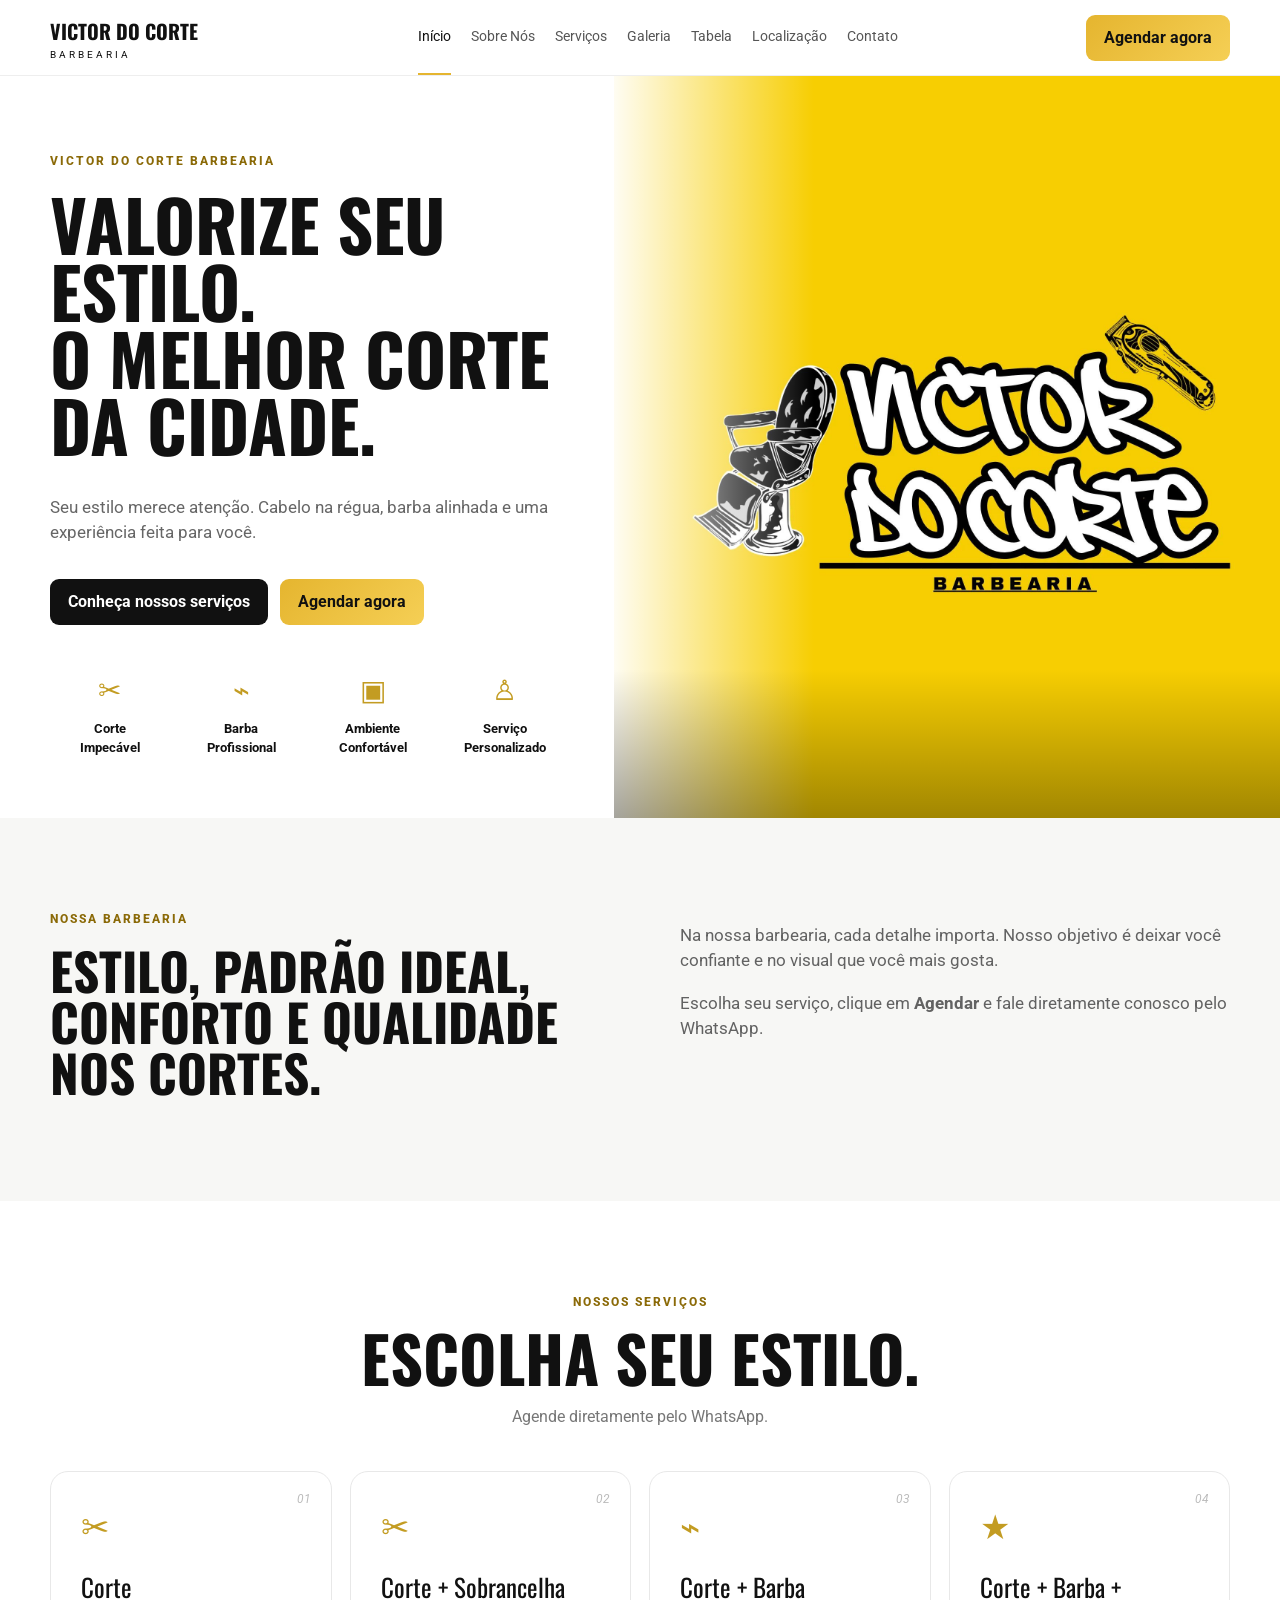
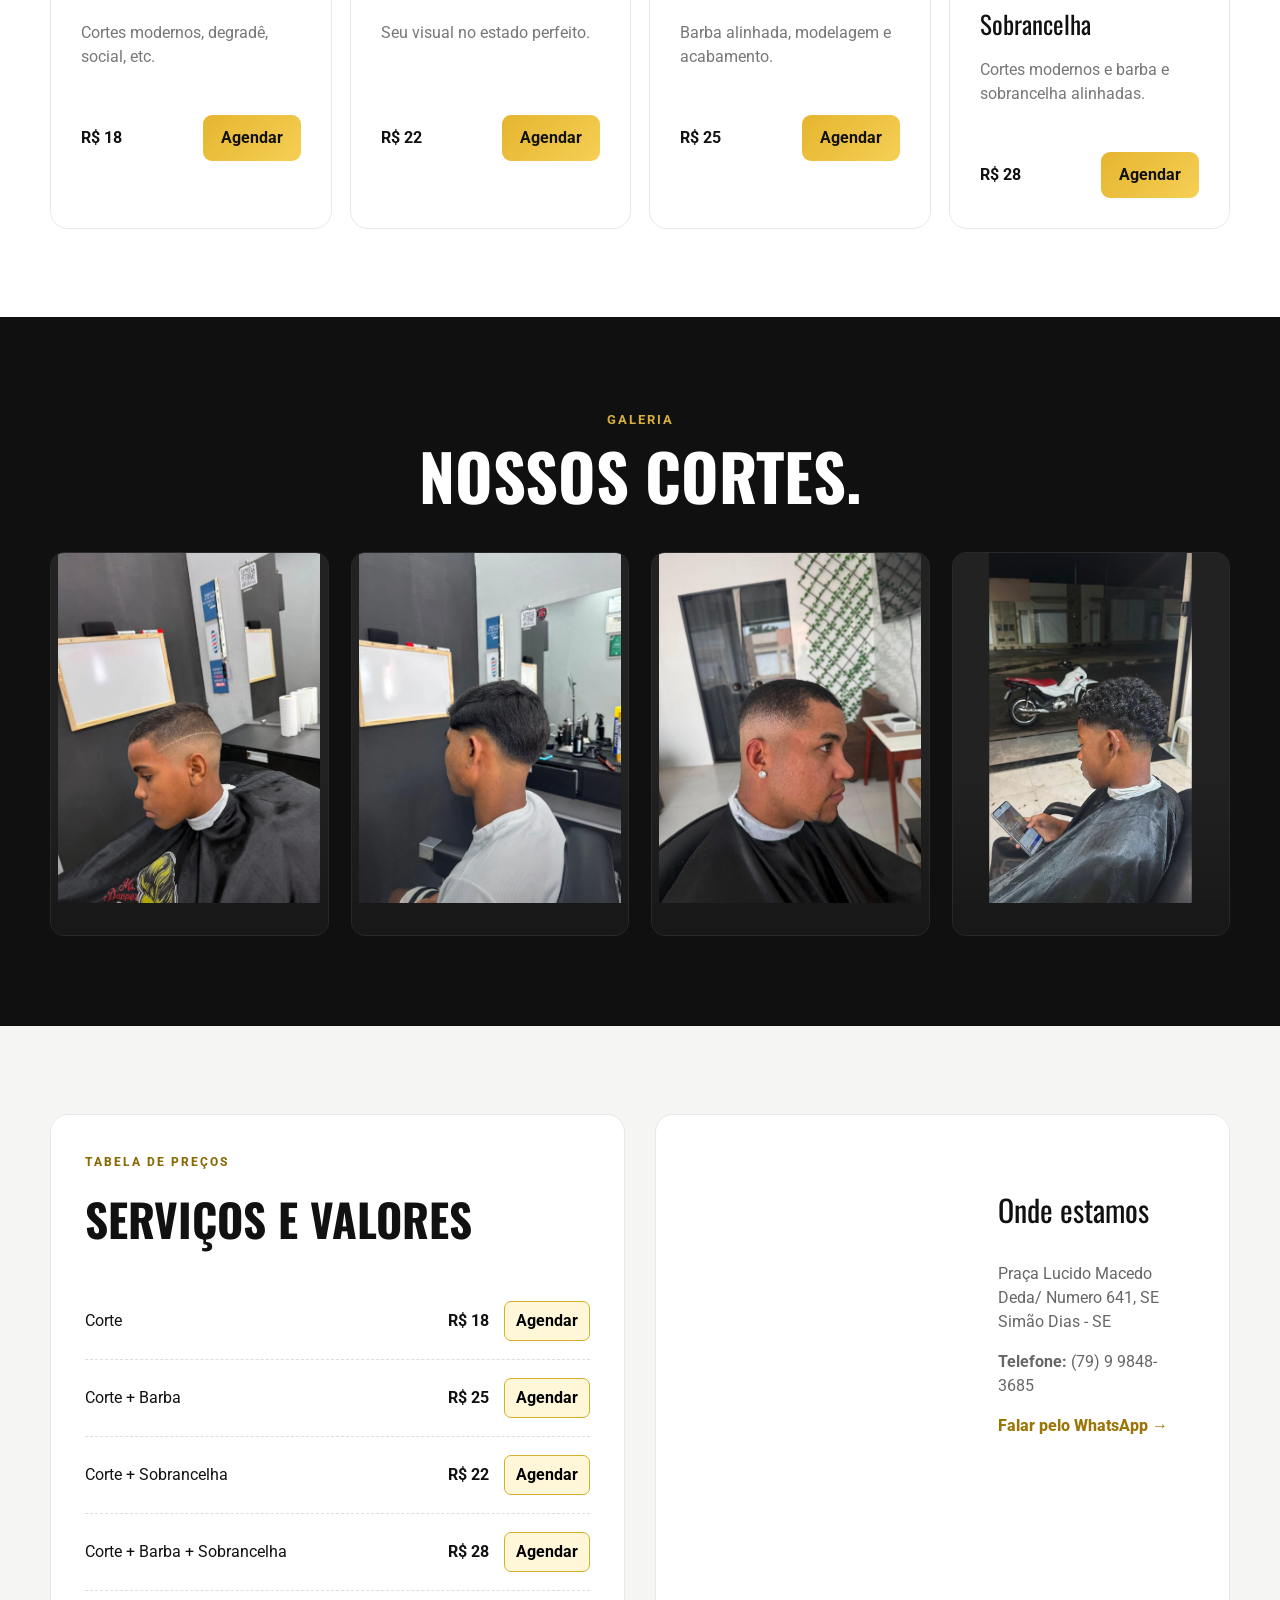
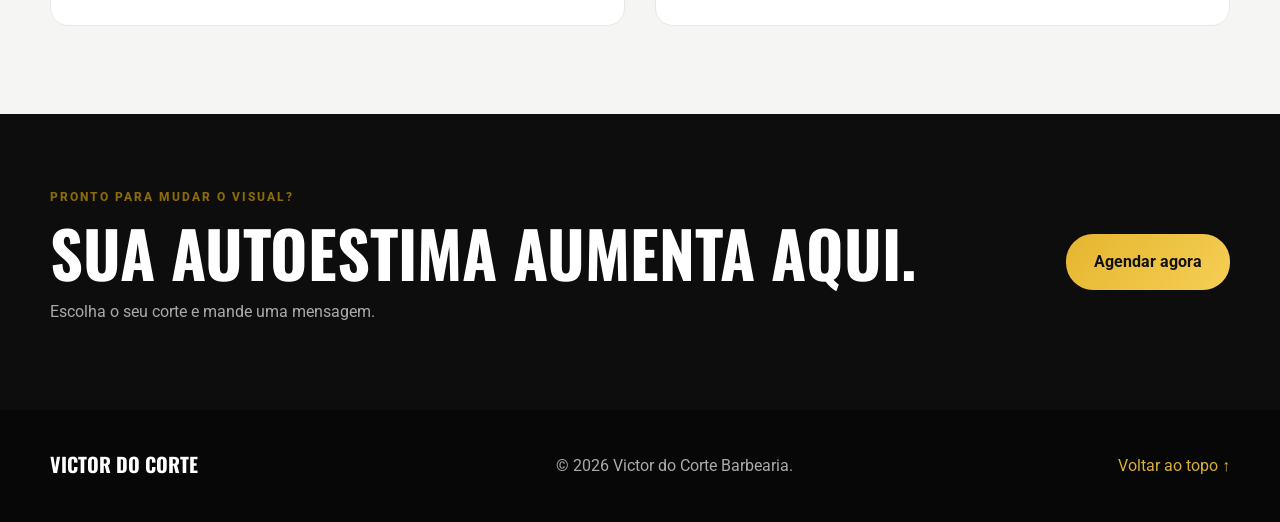
<file: index.html>
<!doctype html>
<html lang="pt-BR">
  <head>
    <meta charset="UTF-8" />
    <meta name="viewport" content="width=device-width,initial-scale=1" />
    <meta
      name="description"
      content="Victor do Corte Barbearia cortes, barba e atendimento personalizado."
    />
    <title>Victor do Corte | Barbearia</title>
    <link rel="preconnect" href="https://fonts.googleapis.com" />
    <link rel="preconnect" href="https://fonts.gstatic.com" crossorigin />
    <link
      href="https://fonts.googleapis.com/css2?family=Oswald:wght@400;500;600;700&family=Roboto:wght@400;500;700&display=swap"
      rel="stylesheet"
    />
    <link rel="icon" href="assets/hero.jpg" type="image/JPG" />
    <link rel="stylesheet" href="style.css" />
  </head>
  <body>
    <header class="header">
      <div class="container nav">
        <a class="logo" href="#inicio"
          ><b>VICTOR DO CORTE</b><small>BARBEARIA</small></a
        >
        <button
          class="menu-toggle"
          id="menuToggle"
          aria-label="Abrir menu"
          aria-expanded="false"
        >
          ☰
        </button>
        <nav class="menu" id="menu">
          <a href="#inicio">Início</a><a href="#sobre">Sobre Nós</a
          ><a href="#servicos">Serviços</a><a href="#galeria">Galeria</a
          ><a href="#tabela">Tabela</a><a href="#localizacao">Localização</a
          ><a href="#contato">Contato</a>
        </nav>
        <a
          class="btn gold desktop-wa"
          href="paginasecundaria/index.html"
          target="_blank"
          rel="next"
        >
          Agendar agora</a
        >
      </div>
    </header>

    <main>
      <section class="hero" id="inicio">
        <div class="hero-copy reveal">
          <span class="eyebrow">VICTOR DO CORTE BARBEARIA</span>
          <h1>VALORIZE SEU ESTILO.<br />O MELHOR CORTE<br />DA CIDADE.</h1>
          <p>
            Seu estilo merece atenção. Cabelo na régua, barba alinhada e uma
            experiência feita para você.
          </p>
          <div class="actions">
            <a class="btn dark" href="#servicos">Conheça nossos serviços</a
            ><a
              class="btn gold"
              href="paginasecundaria/index.html "
              target="_blank"
              rel="next"
              >Agendar agora</a
            >
          </div>
          <div class="features">
            <div>
              ✂<b>Corte<br />Impecável</b>
            </div>
            <div>
              ⌁<b>Barba<br />Profissional</b>
            </div>
            <div>
              ▣<b>Ambiente<br />Confortável</b>
            </div>
            <div>
              ♙<b>Serviço<br />Personalizado</b>
            </div>
          </div>
        </div>
        <div class="hero-image">
          <div class="image-placeholder" data-photo="hero.jpg">
            <img src="assets/hero.jpg" alt="foto principal" />
          </div>
        </div>
      </section>

      <section class="section intro" id="sobre">
        <div class="container intro-grid reveal">
          <div>
            <span class="label">NOSSA BARBEARIA</span>
            <h2>Estilo, padrão ideal, conforto e qualidade nos cortes.</h2>
          </div>
          <div>
            <p>
              Na nossa barbearia, cada detalhe importa. Nosso objetivo é deixar
              você confiante e no visual que você mais gosta.
            </p>
            <p>
              Escolha seu serviço, clique em <b>Agendar</b> e fale diretamente
              conosco pelo WhatsApp.
            </p>
          </div>
        </div>
      </section>

      <section class="section" id="servicos">
        <div class="container">
          <div class="heading reveal">
            <span class="label">NOSSOS SERVIÇOS</span>
            <h2>Escolha seu estilo.</h2>
            <p>Agende diretamente pelo WhatsApp.</p>
          </div>
          <div class="cards">
            <article class="card reveal">
              <i>01</i><span>✂</span>
              <h3>Corte</h3>
              <p>Cortes modernos, degradê, social, etc.</p>
              <div>
                <b>R$ 18</b
                ><button
                  class="btn gold service"
                  data-service="Corte"
                  data-price="R$ 18"
                >
                  Agendar
                </button>
              </div>
            </article>
            <article class="card reveal">
              <i>02</i><span>✂</span>
              <h3>Corte + Sobrancelha</h3>
              <p>Seu visual no estado perfeito.</p>
              <div>
                <b>R$ 22</b
                ><button
                  class="btn gold service"
                  data-service="Corte + Sobrancelha"
                  data-price="R$ 22"
                >
                  Agendar
                </button>
              </div>
            </article>
            <article class="card reveal">
              <i>03</i><span>⌁</span>
              <h3>Corte + Barba</h3>
              <p>Barba alinhada, modelagem e acabamento.</p>
              <div>
                <b>R$ 25</b
                ><button
                  class="btn gold service"
                  data-service="Barba + corte"
                  data-price="R$ 25"
                >
                  Agendar
                </button>
              </div>
            </article>
            <article class="card reveal">
              <i>04</i><span>★</span>
              <h3>Corte + Barba + Sobrancelha</h3>
              <p>Cortes modernos e barba e sobrancelha alinhadas.</p>
              <div>
                <b>R$ 28</b
                ><button
                  class="btn gold service"
                  data-service="Corte + Barba + Sobrancelha"
                  data-price="R$ 28"
                >
                  Agendar
                </button>
              </div>
            </article>
          </div>
        </div>
      </section>

      <section class="section gallery" id="galeria">
        <div class="container">
          <div class="heading reveal">
            <span class="label">GALERIA</span>
            <h2>Nossos cortes.</h2>
          </div>
          <div class="gallery-grid">
            <button
              class="gallery-item reveal"
              data-name=""
              data-photo="corte-1.jpg"
            >
              <div class="photo" data-photo="corte-1.jpg">
                <img src="assets/corte-1.jpg" alt="corte" />
              </div>
            </button>
            <button
              class="gallery-item reveal"
              data-name=""
              data-photo="corte-2.jpg"
            >
              <div class="photo" data-photo="corte-2.jpg">
                <img src="assets/corte-2.jpg" alt="corte" />
              </div>
            </button>
            <button
              class="gallery-item reveal"
              data-name=""
              data-photo="corte-3.jpg"
            >
              <div class="photo" data-photo="corte-3.jpg">
                <img src="assets/corte-3.jpg" alt="corte" />
              </div>
            </button>
            <button
              class="gallery-item reveal"
              data-name=""
              data-photo="corte-4.jpg"
            >
              <div class="photo" data-photo="corte-4.jpg">
                <img src="assets/corte-4.jpg" alt="corte" />
              </div>
            </button>
          </div>
        </div>
      </section>

      <section class="section pricing" id="tabela">
        <div class="container pricing-grid">
          <div class="price-list reveal">
            <span class="label">TABELA DE PREÇOS</span>
            <h2>Serviços e valores</h2>
            <div class="price">
              <span>Corte</span><b>R$ 18</b
              ><button
                class="mini service"
                data-service="Corte"
                data-price="R$ 18"
              >
                Agendar
              </button>
            </div>
            <div class="price">
              <span>Corte + Barba</span><b>R$ 25</b
              ><button
                class="mini service"
                data-service="Corte e Barba"
                data-price="R$ 25"
              >
                Agendar
              </button>
            </div>
            <div class="price">
              <span>Corte + Sobrancelha</span><b>R$ 22</b
              ><button
                class="mini service"
                data-service="Corte e Sobrancelha"
                data-price="R$ 22"
              >
                Agendar
              </button>
            </div>
            <div class="price">
              <span>Corte + Barba + Sobrancelha</span><b>R$ 28</b
              ><button
                class="mini service"
                data-service=" Corte + Barba + Sobrancelha"
                data-price="R$ 28"
              >
                Agendar
              </button>
            </div>
          </div>
          <div class="location reveal" id="localizacao">
            <div class="map">
              <small>
                <iframe
                  src="https://www.google.com/maps/embed?pb=!1m18!1m12!1m3!1d3919.8906906459542!2d-37.81126782591169!3d-10.74290728940381!2m3!1f0!2f0!3f0!3m2!1i1024!2i768!4f13.1!3m3!1m2!1s0x70fd829fe2295bb%3A0x4e19755a1a1fecc5!2zUHJhw6dhIEx1Y8OtbGEgTWFjw6lkbyBEw6lkYSwgNjQxLCBTaW3Do28gRGlhcyAtIFNFLCA0OTQ4MC0wMDA!5e0!3m2!1spt-BR!2sbr!4v1788114184415!5m2!1spt-BR!2sbr"
                  width="300"
                  height="450"
                  style="border: 0"
                  allowfullscreen=""
                  loading="lazy"
                  referrerpolicy="strict-origin-when-cross-origin"
                ></iframe>
              </small>
            </div>
            <div>
              <h3>Onde estamos</h3>
              <p>
                Praça Lucido Macedo Deda/ Numero 641, SE<br />Simão Dias - SE
              </p>
              <p><b>Telefone:</b> (79) 9 9848-3685</p>
              <a
                href="#"
                data-whatsapp="Olá! Gostaria de saber a localização da Barbearia."
                >Falar pelo WhatsApp →</a
              >
            </div>
          </div>
        </div>
      </section>

      <section class="cta" id="contato">
        <div class="container cta-inner reveal">
          <div>
            <span class="label">PRONTO PARA MUDAR O VISUAL?</span>
            <h2>Sua autoestima aumenta aqui.</h2>
            <p>Escolha o seu corte e mande uma mensagem.</p>
          </div>
          <a
            class="btn gold large"
            href="paginasecundaria/index.html"
            target="_blank"
            rel="next"
            >Agendar agora</a
          >
        </div>
      </section>
    </main>
    <footer>
      <div class="container footer">
        <div class="logo"><b>VICTOR DO CORTE</b><small></small></div>
        <p>© <span id="year"></span> Victor do Corte Barbearia.</p>
        <a href="#inicio">Voltar ao topo ↑</a>
      </div>
    </footer>
    <div class="modal" id="modal">
      <div class="backdrop"></div>
      <div class="modal-box">
        <button id="close">×</button>
        <div id="modalPhoto"></div>
        <h3 id="modalTitle"></h3>
      </div>
    </div>
    <script src="script.js"></script>
  </body>
</html>
</file>
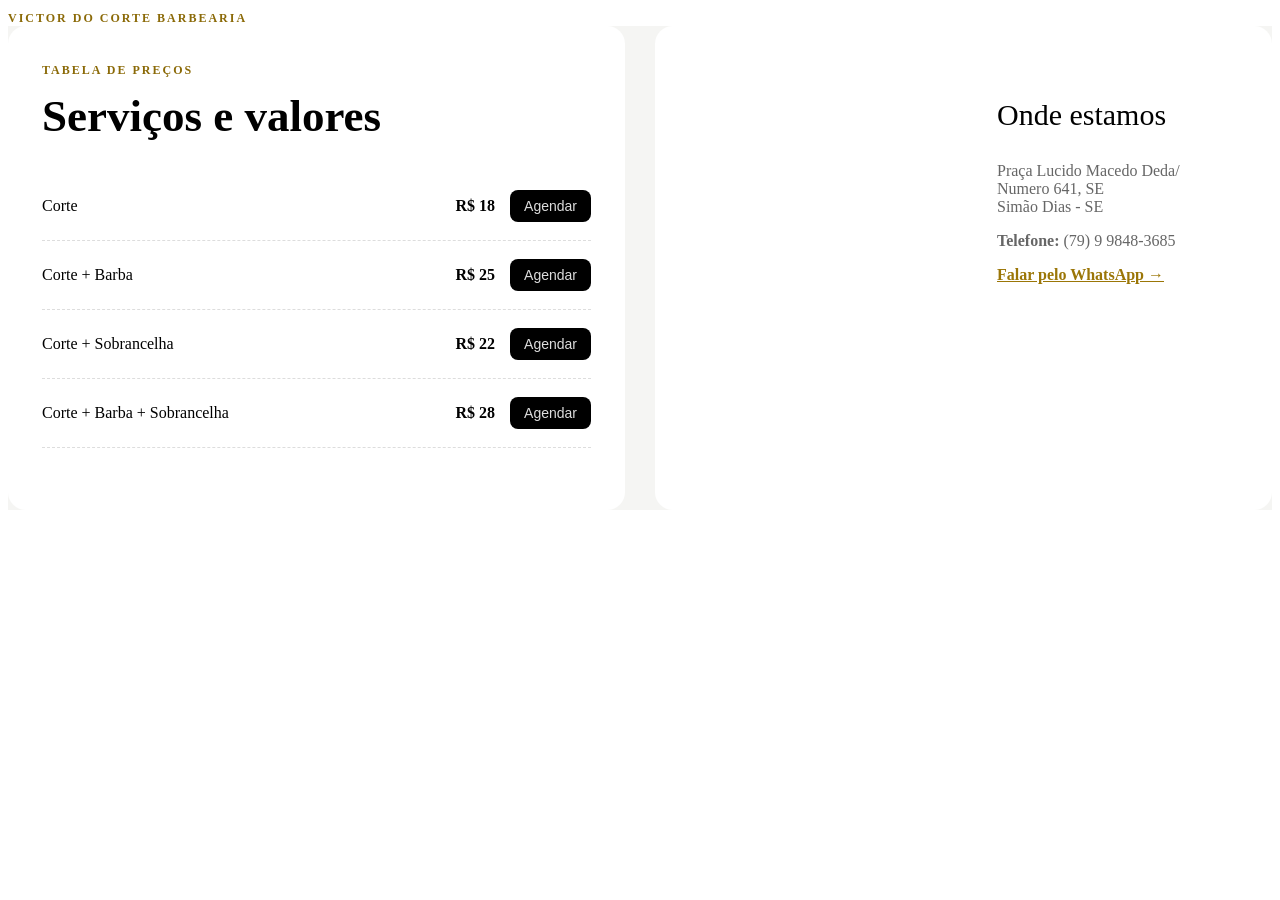
<file: paginasecundaria/index.html>
<!doctype html>
<html lang="pt-br">
  <head>
    <meta charset="UTF-8" />
    <meta name="viewport" content="width=device-width, initial-scale=1.0" />

    <title>Agendamento</title>
  </head>
  <body>
    <section class="hero" id="inicio">
      <div class="hero-copy reveal">
        <span class="eyebrow">VICTOR DO CORTE BARBEARIA</span>
      </div>
    </section>
    <section class="section pricing" id="tabela">
      <div class="container pricing-grid">
        <div class="price-list reveal">
          <span class="label">TABELA DE PREÇOS</span>
          <h2>Serviços e valores</h2>
          <div class="price">
            <span>Corte</span><b>R$ 18</b
            ><button
              class="mini service"
              data-service="Corte"
              data-price="R$ 18"
            >
              Agendar
            </button>
          </div>
          <div class="price">
            <span>Corte + Barba</span><b>R$ 25</b
            ><button
              class="mini service"
              data-service="Corte e Barba"
              data-price="R$ 25"
            >
              Agendar
            </button>
          </div>
          <div class="price">
            <span>Corte + Sobrancelha</span><b>R$ 22</b
            ><button
              class="mini service"
              data-service="Corte e Sobrancelha"
              data-price="R$ 22"
            >
              Agendar
            </button>
          </div>
          <div class="price">
            <span>Corte + Barba + Sobrancelha</span><b>R$ 28</b
            ><button
              class="mini service"
              data-service=" Corte + Barba + Sobrancelha"
              data-price="R$ 28"
            >
              Agendar
            </button>
          </div>
        </div>
        <div class="location reveal" id="localizacao">
          <div class="map">
            <small>
              <iframe
                src="https://www.google.com/maps/embed?pb=!1m18!1m12!1m3!1d3919.8906906459542!2d-37.81126782591169!3d-10.74290728940381!2m3!1f0!2f0!3f0!3m2!1i1024!2i768!4f13.1!3m3!1m2!1s0x70fd829fe2295bb%3A0x4e19755a1a1fecc5!2zUHJhw6dhIEx1Y8OtbGEgTWFjw6lkbyBEw6lkYSwgNjQxLCBTaW3Do28gRGlhcyAtIFNFLCA0OTQ4MC0wMDA!5e0!3m2!1spt-BR!2sbr!4v1788114184415!5m2!1spt-BR!2sbr"
                width="300"
                height="450"
                style="border: 0"
                allowfullscreen=""
                loading="lazy"
                referrerpolicy="strict-origin-when-cross-origin"
              ></iframe>
            </small>
          </div>
          <div>
            <h3>Onde estamos</h3>
            <p>Praça Lucido Macedo Deda/ Numero 641, SE<br />Simão Dias - SE</p>
            <p><b>Telefone:</b> (79) 9 9848-3685</p>
            <a
              href="#"
              data-whatsapp="Olá! Gostaria de saber a localização da Barbearia."
              >Falar pelo WhatsApp →</a
            >
          </div>
        </div>
      </div>
    </section>

    <style>
      button {
        background-color: black;
        color: #ddd;
        cursor: pointer;
        border: none;
        border-radius: 8px;
        padding: 8px 14px;
        font-size: 14px;
      }
      .pricing {
        background: #f5f5f3;
      }
      .pricing-grid {
        display: grid;
        grid-template-columns: 1fr 1fr;
        gap: 30px;
      }
      .price-list,
      .location {
        background: #fff;
        border: 1px solid var(--line);
        border-radius: 18px;
        padding: 34px;
      }
      .price-list h2 {
        font-size: 45px;
        margin: 12px 0 30px;
      }
      .price {
        display: grid;
        grid-template-columns: 1fr auto auto;
        gap: 15px;
        align-items: center;
        padding: 18px 0;
        border-bottom: 1px dashed #ddd;
      }

      .location {
        display: grid;
        grid-template-columns: 1fr 1fr;
        padding: 12px;
      }
      .map {
        min-height: 380px;
        border-radius: 13px;
        font: 40px Oswald;
        align-content: center;
      }
      .location > div:last-child {
        padding: 30px;
      }
      .location h3 {
        font: 30px Oswald;
      }
      .location p {
        color: #666;
      }
      .location a {
        color: #9b7607;
        font-weight: 800;
      }
      .eyebrow,
      .label {
        font-size: 12px;
        font-weight: 800;
        letter-spacing: 2px;
        color: #8b6a08;
      }

      /* ===== RESPONSIVO MOBILE ===== */
      @media (max-width: 768px) {
        .pricing-grid {
          grid-template-columns: 1fr;
          gap: 20px;
        }
        .price-list,
        .location {
          padding: 22px;
          border-radius: 14px;
        }
        .price-list h2 {
          font-size: 30px;
          margin: 10px 0 20px;
        }
        .map iframe {
          width: 100%;
          height: 260px;
        }
        .location {
          grid-template-columns: 1fr;
        }
        .map {
          min-height: 280px;
        }
      }

      @media (max-width: 480px) {
        .price {
          grid-template-columns: 1fr;
          gap: 8px;
          text-align: left;
        }
        .price b {
          font-size: 18px;
        }
        button {
          width: 100%;
          padding: 10px 0;
          font-size: 15px;
        }
        .price-list h2 {
          font-size: 24px;
        }
        .price-list,
        .location {
          padding: 23px;
        }
      }
    </style>

    <script src="agendamento.js"></script>
  </body>
</html>
</file>
<file: style.css>
:root {
  --black: #0b0b0b;
  --dark: #151515;
  --gold: #e5b52f;
  --gold2: #f5cf55;
  --gray: #777;
  --line: #e8e8e8;
  --soft: #f7f7f5;
  --container: 1180px;
}
* {
  box-sizing: border-box;
}
html {
  scroll-behavior: smooth;
}
body {
  margin: 0;
  color: #111;
  font-family: Roboto, Arial, sans-serif;
  line-height: 1.5;
}
a {
  text-decoration: none;
  color: inherit;
}
button {
  font: inherit;
  cursor: pointer;
}

.container {
  width: min(var(--container), calc(100% - 40px));
  margin: auto;
}
.header {
  position: sticky;
  top: 0;
  z-index: 20;
  background: #fff;
  border-bottom: 1px solid #eee;
}
.nav {
  min-height: 72px;
  display: flex;
  align-items: center;
  gap: 28px;
}
.logo {
  display: flex;
  flex-direction: column;
  line-height: 1;
  min-width: 180px;
}
.logo b {
  font: 700 20px Oswald;
}
.logo small {
  font-size: 10px;
  letter-spacing: 3px;
  margin-top: 4px;
}
.menu {
  display: flex;
  justify-content: center;
  gap: 20px;
  flex: 1;
}
.menu a {
  font-size: 14px;
  color: #555;
  padding: 26px 0;
  border-bottom: 2px solid transparent;
}
.menu a:hover,
.menu a.active {
  color: #111;
  border-color: var(--gold);
}
.menu-toggle {
  display: none;
  border: 0;
  background: none;
  font-size: 26px;
}
.btn {
  min-height: 46px;
  border: 0;
  border-radius: 9px;
  padding: 0 18px;
  display: inline-flex;
  align-items: center;
  justify-content: center;
  font-weight: 700;
  transition: 0.2s;
}
.btn:hover {
  transform: translateY(-2px);
  box-shadow: 0 10px 22px #0002;
}
.gold {
  background: linear-gradient(135deg, var(--gold), var(--gold2));
  color: #111;
}
.dark {
  background: #111;
  color: #fff;
}
.hero {
  display: grid;
  grid-template-columns: 48% 52%;
  min-height: 650px;
}
.hero-copy {
  padding: 76px max(24px, calc((100vw - var(--container)) / 2)) 60px
    max(24px, calc((100vw - var(--container)) / 2));
  display: flex;
  flex-direction: column;
  justify-content: center;
}
.hero h1,
.heading h2,
.intro h2,
.price-list h2,
.cta h2 {
  font-family: Oswald;
  text-transform: uppercase;
}
.hero h1 {
  font-size: clamp(48px, 5.5vw, 82px);
  line-height: 0.95;
  margin: 20px 0;
}
.hero p {
  max-width: 590px;
  color: #666;
  font-size: 17px;
}
.eyebrow,
.label {
  font-size: 12px;
  font-weight: 800;
  letter-spacing: 2px;
  color: #8b6a08;
}
.actions {
  display: flex;
  gap: 12px;
  flex-wrap: wrap;
  margin-top: 16px;
}
.features {
  display: grid;
  grid-template-columns: repeat(4, 1fr);
  gap: 12px;
  margin-top: 45px;
  text-align: center;
}
.features div {
  font-size: 28px;
  color: #c39c22;
}
.features b {
  display: block;
  color: #111;
  font-size: 13px;
  margin-top: 7px;
}

.hero-image {
  position: relative;
  width: 100%;
  min-height: 650px;
  overflow: hidden;
  background: #111;
}

.image-placeholder {
  position: relative;

  width: 100%;
  height: 100%;
  min-height: 650px;

  display: flex;
  align-items: center;
  justify-content: center;

  overflow: hidden;

  background: #111;
}

.image-placeholder img {
  width: 100%;
  height: 100%;
  object-fit: cover;

  object-position: center center;

  display: block;

  filter: none;

  transition: transform 0.7s ease;
}

.hero-image:hover .image-placeholder img {
  transform: scale(1.025);
}

.hero-image::before {
  content: "";

  position: absolute;

  z-index: 2;

  left: 0;
  top: 0;
  bottom: 0;

  width: 30%;

  background: linear-gradient(
    to right,
    rgba(255, 255, 255, 0.95),
    rgba(255, 255, 255, 0)
  );

  pointer-events: none;
}

.hero-image::after {
  content: "";

  position: absolute;

  z-index: 2;

  left: 0;
  right: 0;
  bottom: 0;

  height: 20%;

  background: linear-gradient(to top, rgba(0, 0, 0, 0.35), transparent);

  pointer-events: none;
}
.section {
  padding: 88px 0;
}
.intro {
  background: var(--soft);
}
.intro-grid {
  display: grid;
  grid-template-columns: 1fr 1fr;
  gap: 80px;
}
.intro h2 {
  font-size: clamp(36px, 4vw, 60px);
  line-height: 1;
  margin: 15px 0;
}
.intro p {
  color: #626262;
  font-size: 17px;
}
.heading {
  text-align: center;
  margin-bottom: 42px;
}
.heading h2 {
  font-size: clamp(38px, 5vw, 64px);
  line-height: 1;
  margin: 12px 0;
}
.heading p {
  color: #777;
}
.cards {
  display: grid;
  grid-template-columns: repeat(4, 1fr);
  gap: 18px;
}
.card {
  position: relative;
  padding: 30px;
  border: 1px solid var(--line);
  border-radius: 18px;
  background: #fff;
  transition: 0.25s;
}
.card:hover {
  transform: translateY(-7px);
  box-shadow: 0 18px 45px #0002;
  border-color: #e5c866;
}
.card i {
  position: absolute;
  right: 20px;
  top: 18px;
  color: #bbb;
  font-size: 12px;
}
.card > span {
  font-size: 34px;
  color: #c39c22;
}
.card h3 {
  font: 25px Oswald;
  margin: 15px 0 8px;
}
.card p {
  color: #777;
  min-height: 70px;
}
.card > div {
  display: flex;
  justify-content: space-between;
  align-items: center;
  gap: 10px;
  margin-top: 24px;
}
/* ================================
   GALERIA DE CORTES
================================ */

.gallery {
  background: #101010;
  color: #ffffff;
  padding: 90px 0;
}

.gallery .heading {
  text-align: center;
  margin-bottom: 45px;
}

.gallery .label {
  color: #d8b039;
  font-size: 13px;
  font-weight: 700;
  letter-spacing: 2px;
}

.gallery .heading h2 {
  color: #ffffff;
  font-size: clamp(38px, 5vw, 64px);
  margin: 12px 0;
}

/* GRID */

.gallery-grid {
  display: grid;
  grid-template-columns: repeat(4, 1fr);
  gap: 22px;
}

/* CARD */

.gallery-item {
  position: relative;

  width: 100%;
  padding: 0;

  border: 1px solid #292929;
  border-radius: 14px;

  overflow: hidden;

  background: #181818;

  cursor: pointer;

  text-align: left;

  transition:
    transform 0.3s ease,
    border-color 0.3s ease,
    box-shadow 0.3s ease;
}

/* EFEITO AO PASSAR O MOUSE */

.gallery-item:hover {
  transform: translateY(-8px);

  border-color: #d8b039;

  box-shadow: 0 15px 35px rgba(0, 0, 0, 0.45);
}

/* ÁREA DA FOTO */

.gallery-item .photo {
  position: relative;

  width: 100%;

  height: 350px;

  overflow: hidden;

  background: #222;

  display: flex;
  align-items: center;
  justify-content: center;
}

/* IMAGEM */

.gallery-item .photo img {
  width: 100%;
  height: 100%;

  /*
      contain mantém a imagem inteira.
      Assim o corte não será cortado.
    */
  object-fit: contain;

  /*
      Evita deformação da imagem.
    */
  object-position: center;

  display: block;

  background: #222;

  transition:
    transform 0.5s ease,
    filter 0.5s ease;
}

/* ZOOM SUAVE */

.gallery-item:hover .photo img {
  transform: scale(1.05);
}

/* SOMBRA SOBRE A IMAGEM */

.gallery-item .photo::after {
  content: "";

  position: absolute;

  inset: 0;

  background: linear-gradient(to top, rgba(0, 0, 0, 0.25), transparent 40%);

  pointer-events: none;
}

/* NOME DO CORTE */

.gallery-item::after {
  content: attr(data-name);

  display: block;

  padding: 16px 18px;

  color: #ffffff;

  font-family: "Oswald", sans-serif;

  font-size: 21px;

  font-weight: 500;

  background: #181818;
}

.pricing {
  background: #f5f5f3;
}
.pricing-grid {
  display: grid;
  grid-template-columns: 1fr 1fr;
  gap: 30px;
}
.price-list,
.location {
  background: #fff;
  border: 1px solid var(--line);
  border-radius: 18px;
  padding: 34px;
}
.price-list h2 {
  font-size: 45px;
  margin: 12px 0 30px;
}
.price {
  display: grid;
  grid-template-columns: 1fr auto auto;
  gap: 15px;
  align-items: center;
  padding: 18px 0;
  border-bottom: 1px dashed #ddd;
}
.mini {
  border: 1px solid #d5ae2b;
  background: #fff7d8;
  border-radius: 7px;
  padding: 7px 11px;
  font-weight: 700;
}
.location {
  display: grid;
  grid-template-columns: 1fr 1fr;
  padding: 12px;
}
.map {
  min-height: 380px;
  border-radius: 13px;
  font: 40px Oswald;
  align-content: center;
}
.location > div:last-child {
  padding: 30px;
}
.location h3 {
  font: 30px Oswald;
}
.location p {
  color: #666;
}
.location a {
  color: #9b7607;
  font-weight: 800;
}
.cta {
  padding: 70px 0;
  background: #0d0d0d;
  color: #fff;
}
.cta-inner {
  display: flex;
  justify-content: space-between;
  align-items: center;
  gap: 30px;
}
.cta h2 {
  font-size: clamp(38px, 5vw, 65px);
  line-height: 1;
  margin: 12px 0;
}
.cta p {
  color: #aaa;
}
.large {
  min-height: 56px;
  padding-inline: 28px;
  border-radius: 27px;
}
footer {
  background: #070707;
  color: #aaa;
  padding: 28px 0;
}
.footer {
  display: flex;
  align-items: center;
  justify-content: space-between;
  gap: 20px;
}
.footer .logo b {
  color: #fff;
}
.footer a {
  color: #d8b039;
}
.reveal {
  opacity: 0;
  transform: translateY(24px);
  transition: 0.7s;
}
.reveal.visible {
  opacity: 1;
  transform: none;
}
.modal {
  display: none;
  position: fixed;
  inset: 0;
  z-index: 100;
  place-items: center;
  padding: 20px;
}
.modal.open {
  display: grid;
}
.backdrop {
  position: absolute;
  inset: 0;
  background: #000d;
}
.modal-box {
  position: relative;
  z-index: 1;
  width: min(720px, 100%);
  background: #111;
  color: #fff;
  padding: 15px;
  border-radius: 16px;
}
.modal-box button {
  position: absolute;
  right: 10px;
  top: 7px;
  border: 0;
  background: #000a;
  color: #fff;
  width: 40px;
  height: 40px;
  border-radius: 50%;
  font-size: 28px;
}
.modal-box #modalPhoto {
  height: 500px;
  display: grid;
  place-items: center;
  background: linear-gradient(135deg, #333, #111);
  color: #aaa;
}
.modal-box #modalPhoto img {
  width: 100%;
  height: 100%;
  object-fit: cover;
}
.modal-box h3 {
  font: 25px Oswald;
  margin: 14px 5px;
}
@media (max-width: 1050px) {
  .menu {
    gap: 12px;
  }
  .desktop-wa {
    display: none;
  }
  .cards {
    grid-template-columns: repeat(2, 1fr);
  }
  .gallery-grid {
    grid-template-columns: repeat(2, 1fr);
  }

  .gallery-item .photo {
    height: 360px;
  }

  .hero-image {
    min-height: 550px;
  }

  .image-placeholder {
    min-height: 550px;
  }

  .image-placeholder img {
    object-position: center center;
  }
}

@media (max-width: 800px) {
  .nav {
    min-height: 64px;
    justify-content: space-between;
  }
  .menu-toggle {
    display: block;
  }
  .menu {
    display: none;
    position: absolute;
    left: 14px;
    right: 14px;
    top: 68px;
    flex-direction: column;
    background: #fff;
    border: 1px solid #ddd;
    border-radius: 12px;
    padding: 8px;
    box-shadow: 0 18px 45px #0002;
  }
  .menu.open {
    display: flex;
  }
  .menu a {
    padding: 13px 15px;
    border: 0;
  }
  .menu a:hover,
  .menu a.active {
    background: #fff8db;
  }
  .hero {
    grid-template-columns: 1fr;
  }
  .hero-copy {
    padding: 58px 20px 45px;
  }

  .hero-image {
    min-height: 420px;
  }

  .image-placeholder {
    min-height: 420px;
  }

  .image-placeholder img {
    width: 100%;
    height: 100%;

    object-fit: cover;
    object-position: center center;
  }

  .hero-image::before {
    width: 100%;
    height: 25%;

    top: 0;
    left: 0;
    right: 0;
    bottom: auto;

    background: linear-gradient(to bottom, rgba(0, 0, 0, 0.25), transparent);
  }

  .hero h1 {
    font-size: clamp(45px, 13vw, 70px);
  }
  .features {
    grid-template-columns: repeat(2, 1fr);
    margin-top: 35px;
  }
  .intro-grid,
  .pricing-grid {
    grid-template-columns: 1fr;
    gap: 25px;
  }
  .section {
    padding: 65px 0;
  }
  .location {
    grid-template-columns: 1fr;
  }
  .map {
    min-height: 280px;
  }
  .cta-inner {
    flex-direction: column;
    align-items: flex-start;
  }
  .cta .btn {
    width: 100%;
  }
}

@media (max-width: 600px) {
  .gallery {
    padding: 65px 0;
  }

  .gallery-grid {
    grid-template-columns: 1fr;
    gap: 20px;
  }

  .gallery-item .photo {
    height: auto;

    /*
          Mantém uma proporção boa no celular.
        */
    aspect-ratio: 4 / 5;
  }

  .gallery-item .photo img {
    object-fit: contain;
  }

  .gallery-item::after {
    padding: 14px 16px;

    font-size: 20px;
  }
}
@media (max-width: 520px) {
  .logo {
    min-width: 0;
  }
  .logo b {
    font-size: 17px;
  }
  .actions {
    flex-direction: column;
  }
  .actions .btn {
    width: 100%;
  }
  .cards,
  .gallery-grid {
    grid-template-columns: 1fr 1fr;
  }
  .photo {
    height: 310px;
  }
  .price-list,
  .location {
    padding: 23px;
  }
  .price {
    grid-template-columns: 1fr auto;
  }
  .price .mini {
    grid-column: 1/-1;
  }
  .footer {
    flex-direction: column;
    align-items: flex-start;
  }

  .hero-image {
    min-height: 360px;
  }

  .image-placeholder {
    min-height: 360px;
  }

  .image-placeholder img {
    object-position: center center;
  }
}
</file>
